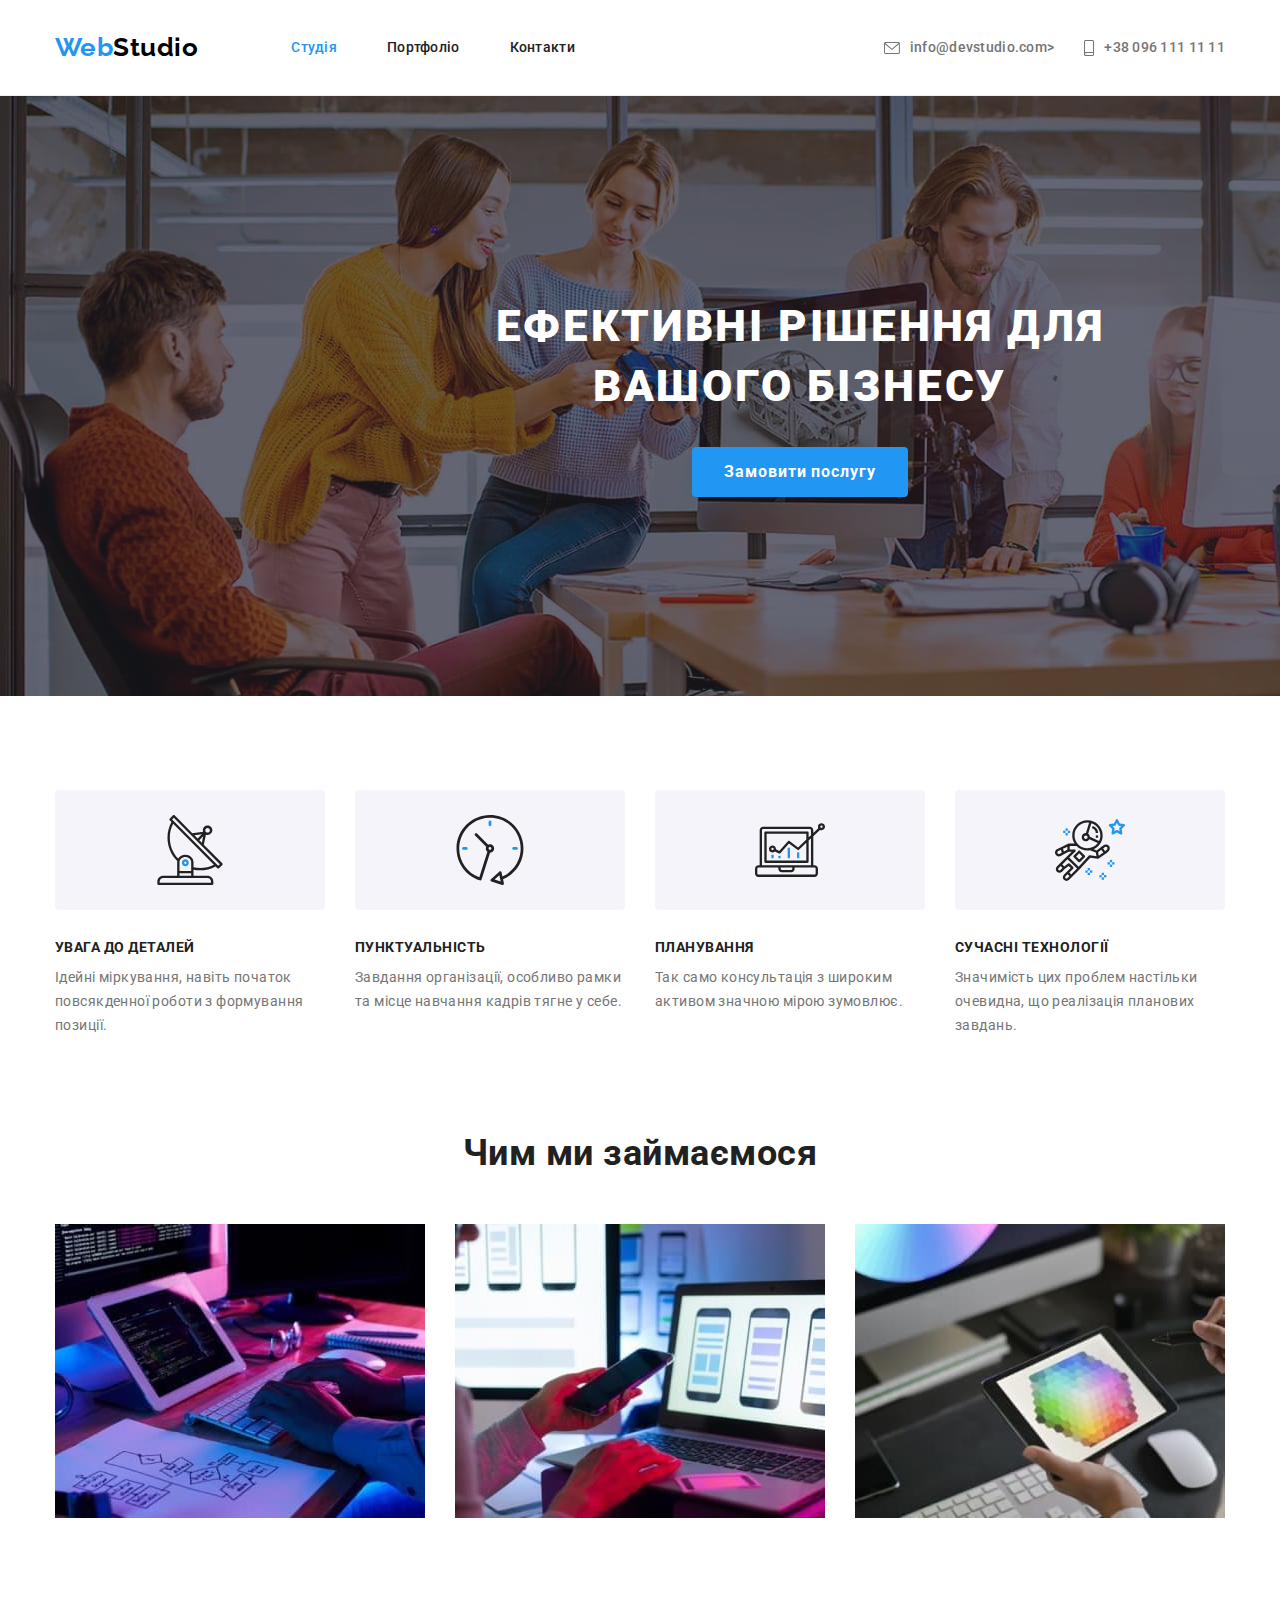
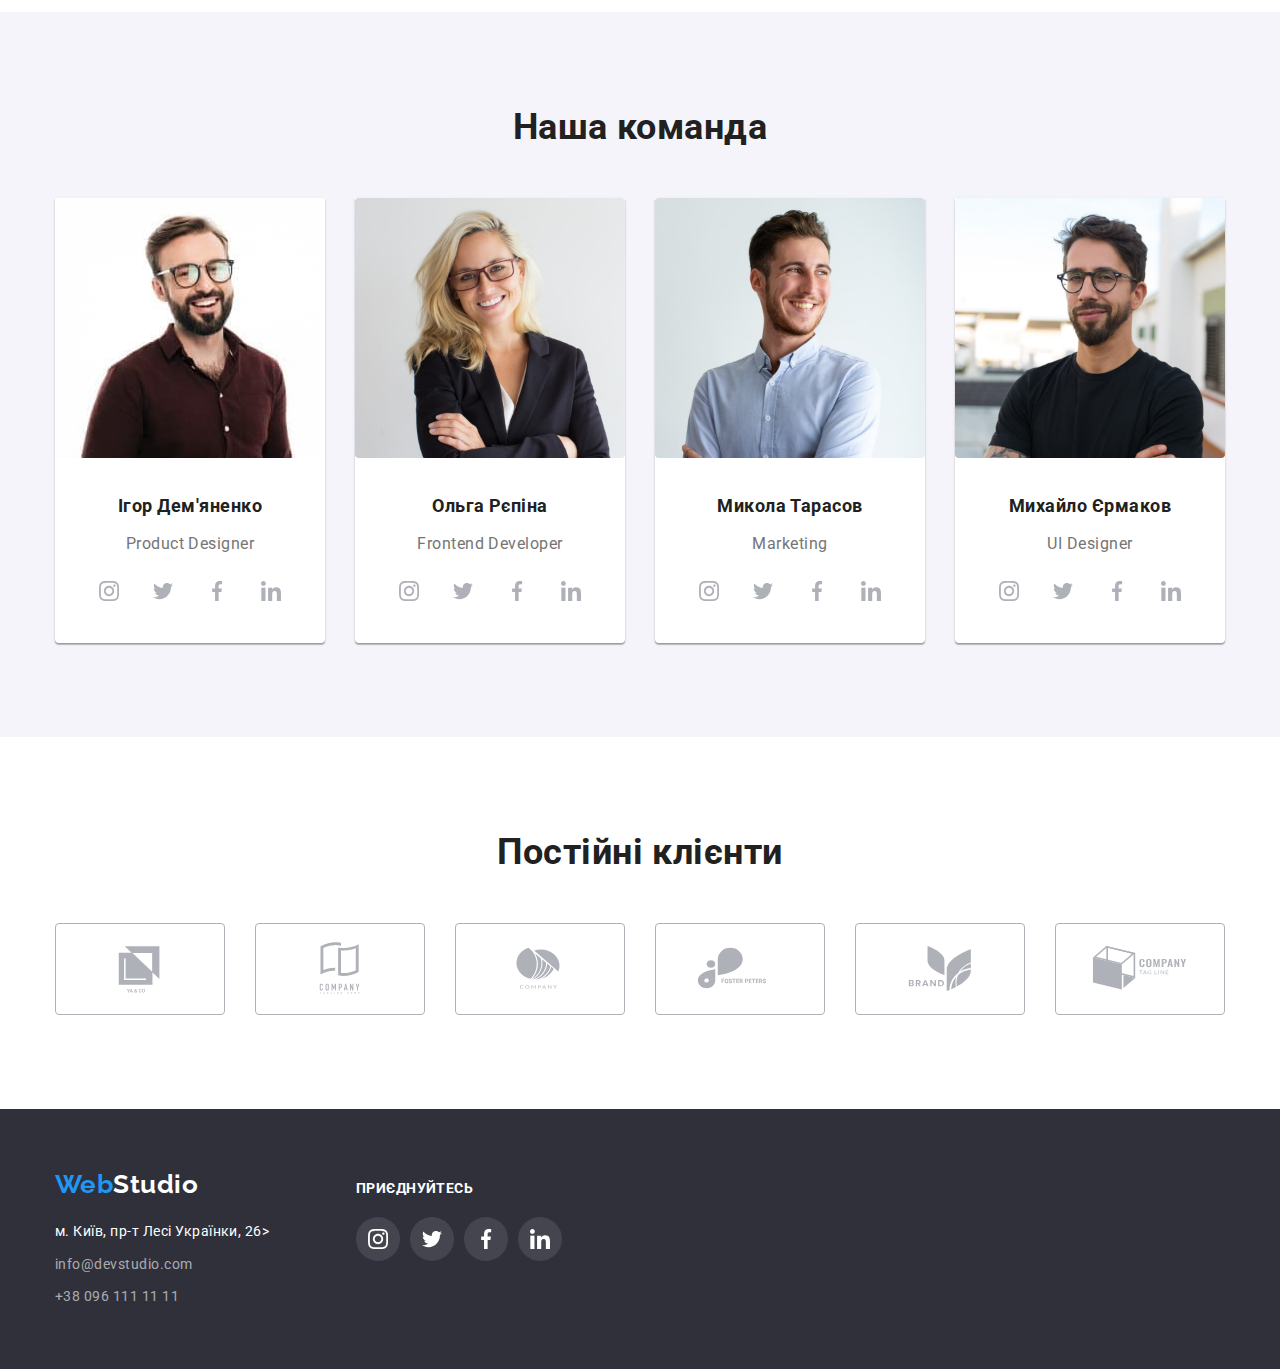
<file: index.html>
<!DOCTYPE html>
<html lang="uk">
  <head>
    <meta charset="UTF-8" />
    <meta http-equiv="X-UA-Compatible" content="IE=edge" />
    <meta name="viewport" content="width=device-width, initial-scale=1.0" />
    <title>WebStudio</title>
    <link rel="preconnect" href="https://fonts.googleapis.com" />
    <link rel="preconnect" href="https://fonts.gstatic.com" crossorigin />
    <link
      href="https://fonts.googleapis.com/css2?family=Raleway:wght@700&family=Roboto:ital,wght@0,400;0,500;0,700;1,900&display=swap"
      rel="stylesheet"
    />
    <link
      rel="stylesheet"
      href="https://cdn.jsdelivr.net/npm/modern-normalize@1.1.0/modern-normalize.min.css"
    />
    <link rel="stylesheet" href="css/styles.css" />
  </head>
  <body>
    <!--header-->

    <header class="page-header">
      <div class="container page-header-container">
        <!--nav-->

        <nav class="page-navigation">
          <a class="logo link" href="./index.html">
            <span class="logo1">Web</span><span class="logo2">Studio</span></a
          >
          <ul class="menu list">
            <li class="menu-item">
              <a class="menu-link menu-link-active link" href="./index.html"
                >Студія</a
              >
            </li>
            <li class="menu-item">
              <a class="menu-link link" href="./portfolio.html">Портфоліо</a>
            </li>
            <li class="menu-item">
              <a class="menu-link link" href="#contacts">Контакти</a>
            </li>
          </ul>
        </nav>

        <!--contact-->

        <ul class="menu-contact list">
          <li class="menu-item-contact">
            <a class="contact-email link" href="mailto:info@devstudio.com"
              ><svg lang="en" aria-label="envelope icon" class="envelope-icon">
                <use href="./images/sprite.svg#icon-envelope"></use>
              </svg>
              info@devstudio.com>
            </a>
          </li>

          <li class="menu-item-contact">
            <a class="contact-phone-number link" href="tel:+380961111111"
              ><svg
                lang="en"
                aria-label="icon-smartphone icon"
                class="smartphone-icon"
              >
                <use href="./images/sprite.svg#icon-smartphone"></use>
              </svg>
              +38 096 111 11 11
            </a>
          </li>
        </ul>
      </div>
    </header>

    <!--main-->
    <main>
      <!--section title-->

      <section class="section-title title-light">
        <div class="container-title">
          <h1 class="title">Ефективні рішення для вашого бізнесу</h1>
          <button type="button" class="modal-open-btn">Замовити послугу</button>
        </div>
      </section>

      <!--stction text-->

      <section class="section section-text">
        <div class="container">
          <h2 class="text-visually-hidden">Наші переваги</h2>

          <ul class="text list">
            <li class="text-item">
              <div class="group-list-link">
                <svg
                  lang="en"
                  aria-label="antenna icon"
                  class="group-list-icon"
                >
                  <use href="./images/sprite.svg#icon-antenna"></use>
                </svg>
              </div>

              <h3 class="title-text">Увага до деталей</h3>
              <p class="text-text">
                Ідейні міркування, навіть початок повсякденної роботи з
                формування позиції.
              </p>
            </li>

            <li class="text-item">
              <div class="group-list-link">
                <svg lang="en" aria-label="clock icon" class="group-list-icon">
                  <use href="./images/sprite.svg#icon-clock"></use>
                </svg>
              </div>
              <h3 class="title-text">Пунктуальність</h3>
              <p class="text-text">
                Завдання організації, особливо рамки та місце навчання кадрів
                тягне у себе.
              </p>
            </li>

            <li class="text-item">
              <div class="group-list-link">
                <svg
                  lang="en"
                  aria-label="diagram icon"
                  class="group-list-icon"
                >
                  <use href="./images/sprite.svg#icon-diagram"></use>
                </svg>
              </div>
              <h3 class="title-text">Планування</h3>
              <p class="text-text">
                Так само консультація з широким активом значною мірою зумовлює.
              </p>
            </li>

            <li class="text-item">
              <div class="group-list-link">
                <svg
                  lang="en"
                  aria-label="astronaut icon"
                  class="group-list-icon"
                >
                  <use href="./images/sprite.svg#icon-astronaut"></use>
                </svg>
              </div>
              <h3 class="title-text">Сучасні технології</h3>
              <p class="text-text">
                Значимість цих проблем настільки очевидна, що реалізація
                планових завдань.
              </p>
            </li>
          </ul>
        </div>
      </section>

      <!--section images-->

      <section id="images" class="section section-images">
        <div class="container">
          <h2 class="title-images">Чим ми займаємося</h2>
          <ul class="images list">
            <li class="images-item">
              <img
                class="images-img"
                src="./images/img-1.jpg"
                alt="Людина працює за комп'ютером"
                width="370"
                height="294"
              />
            </li>
            <li class="images-item">
              <img
                class="images-img"
                src="./images/img-2.jpg"
                alt="Людина тримає смартфон"
                width="370"
                height="294"
              />
            </li>
            <li class="images-item">
              <img
                class="images-img"
                src="./images/img-3.jpg"
                alt="Людина вибирає колір"
                width="370"
                height="294"
              />
            </li>
          </ul>
        </div>
      </section>

      <!--section photo-->

      <section id="photo" class="section section-photo">
        <div class="container container-photo">
          <h2 class="title-photo">Наша команда</h2>
          <ul class="photo list">
            <li class="photo-item">
              <img
                class="photo-img"
                src="./images/img-4.jpg"
                alt="Ігор Дем'яненко"
                width="270"
                height="260"
              />
              <div class="caption">
                <h3 class="title-name">Ігор Дем'яненко</h3>
                <p class="position" lang="en">Product Designer</p>
                <ul class="social-list list">
                  <li class="social-list-item">
                    <a href="" class="social-list-link">
                      <svg
                        lang="en"
                        aria-label="instagram icon"
                        class="social-list-icon"
                      >
                        <use href="./images/sprite.svg#icon-instagram"></use>
                      </svg>
                    </a>
                  </li>
                  <li class="social-list-item">
                    <a href="" class="social-list-link">
                      <svg
                        lang="en"
                        aria-label="twitter icon"
                        class="social-list-icon"
                      >
                        <use href="./images/sprite.svg#icon-twitter"></use>
                      </svg>
                    </a>
                  </li>
                  <li class="social-list-item">
                    <a href="" class="social-list-link">
                      <svg
                        lang="en"
                        aria-label="facebook icon"
                        class="social-list-icon"
                      >
                        <use href="./images/sprite.svg#icon-facebook"></use>
                      </svg>
                    </a>
                  </li>
                  <li class="social-list-item">
                    <a href="" class="social-list-link">
                      <svg
                        lang="en"
                        aria-label="linkedin icon"
                        class="social-list-icon"
                      >
                        <use href="./images/sprite.svg#icon-linkedin"></use>
                      </svg>
                    </a>
                  </li>
                </ul>
              </div>
            </li>

            <li class="photo-item">
              <img
                class="photo-img"
                src="./images/img-5.jpg"
                alt="Ольга Репіна"
                width="270"
                height="260"
              />
              <div class="caption">
                <h3 class="title-name">Ольга Рєпіна</h3>
                <p class="position" lang="en">Frontend Developer</p>
                <ul class="social-list list">
                  <li class="social-list-item">
                    <a href="" class="social-list-link">
                      <svg
                        lang="en"
                        aria-label="instagram icon"
                        class="social-list-icon"
                      >
                        <use href="./images/sprite.svg#icon-instagram"></use>
                      </svg>
                    </a>
                  </li>
                  <li class="social-list-item">
                    <a href="" class="social-list-link">
                      <svg
                        lang="en"
                        aria-label="twitter icon"
                        class="social-list-icon"
                      >
                        <use href="./images/sprite.svg#icon-twitter"></use>
                      </svg>
                    </a>
                  </li>
                  <li class="social-list-item">
                    <a href="" class="social-list-link">
                      <svg
                        lang="en"
                        aria-label="facebook icon"
                        class="social-list-icon"
                      >
                        <use href="./images/sprite.svg#icon-facebook"></use>
                      </svg>
                    </a>
                  </li>
                  <li class="social-list-item">
                    <a href="" class="social-list-link">
                      <svg
                        lang="en"
                        aria-label="linkedin icon"
                        class="social-list-icon"
                      >
                        <use href="./images/sprite.svg#icon-linkedin"></use>
                      </svg>
                    </a>
                  </li>
                </ul>
              </div>
            </li>
            <li class="photo-item">
              <img
                class="photo-img"
                src="./images/img-6.jpg"
                alt="Микола Тарасов"
                width="270"
                height="260"
              />
              <div class="caption">
                <h3 class="title-name">Микола Тарасов</h3>
                <p class="position" lang="en">Marketing</p>
                <ul class="social-list list">
                  <li class="social-list-item">
                    <a href="" class="social-list-link">
                      <svg
                        lang="en"
                        aria-label="instagram icon"
                        class="social-list-icon"
                      >
                        <use href="./images/sprite.svg#icon-instagram"></use>
                      </svg>
                    </a>
                  </li>
                  <li class="social-list-item">
                    <a href="" class="social-list-link">
                      <svg
                        lang="en"
                        aria-label="twitter icon"
                        class="social-list-icon"
                      >
                        <use href="./images/sprite.svg#icon-twitter"></use>
                      </svg>
                    </a>
                  </li>
                  <li class="social-list-item">
                    <a href="" class="social-list-link">
                      <svg
                        lang="en"
                        aria-label="facebook icon"
                        class="social-list-icon"
                      >
                        <use href="./images/sprite.svg#icon-facebook"></use>
                      </svg>
                    </a>
                  </li>
                  <li class="social-list-item">
                    <a href="" class="social-list-link">
                      <svg
                        lang="en"
                        aria-label="linkedin icon"
                        class="social-list-icon"
                      >
                        <use href="./images/sprite.svg#icon-linkedin"></use>
                      </svg>
                    </a>
                  </li>
                </ul>
              </div>
            </li>
            <li class="photo-item">
              <img
                class="photo-img"
                src="./images/img-7.jpg"
                alt="Михайло Єрмаков"
                width="270"
                height="260"
              />
              <div class="caption">
                <h3 class="title-name">Михайло Єрмаков</h3>
                <p class="position" lang="en">UI Designer</p>
                <ul class="social-list list">
                  <li class="social-list-item">
                    <a href="" class="social-list-link">
                      <svg
                        lang="en"
                        aria-label="instagram icon"
                        class="social-list-icon"
                      >
                        <use href="./images/sprite.svg#icon-instagram"></use>
                      </svg>
                    </a>
                  </li>
                  <li class="social-list-item">
                    <a href="" class="social-list-link">
                      <svg
                        lang="en"
                        aria-label="twitter icon"
                        class="social-list-icon"
                      >
                        <use href="./images/sprite.svg#icon-twitter"></use>
                      </svg>
                    </a>
                  </li>
                  <li class="social-list-item">
                    <a href="" class="social-list-link">
                      <svg
                        lang="en"
                        aria-label="facebook icon"
                        class="social-list-icon"
                      >
                        <use href="./images/sprite.svg#icon-facebook"></use>
                      </svg>
                    </a>
                  </li>
                  <li class="social-list-item">
                    <a href="" class="social-list-link">
                      <svg
                        lang="en"
                        aria-label="linkedin icon"
                        class="social-list-icon"
                      >
                        <use href="./images/sprite.svg#icon-linkedin"></use>
                      </svg>
                    </a>
                  </li>
                </ul>
              </div>
            </li>
          </ul>
        </div>
      </section>

      <!--section client-->

      <section class="section section-client">
        <div class="container container-client">
          <h2 class="title-client">Постійні клієнти</h2>
          <ul class="client-list list">
            <li class="client-list-item">
              <a href="" class="client-list-link">
                <svg lang="en" aria-label="logo1 icon" class="client-list-icon">
                  <use href="./images/sprite.svg#icon-logo1"></use>
                </svg>
              </a>
            </li>
            <li class="client-list-item">
              <a href="" class="client-list-link">
                <svg lang="en" aria-label="logo2 icon" class="client-list-icon">
                  <use href="./images/sprite.svg#icon-logo2"></use>
                </svg>
              </a>
            </li>
            <li class="client-list-item">
              <a href="" class="client-list-link">
                <svg lang="en" aria-label="logo3 icon" class="client-list-icon">
                  <use href="./images/sprite.svg#icon-logo3"></use>
                </svg>
              </a>
            </li>
            <li class="client-list-item">
              <a href="" class="client-list-link">
                <svg lang="en" aria-label="logo4 icon" class="client-list-icon">
                  <use href="./images/sprite.svg#icon-logo4"></use>
                </svg>
              </a>
            </li>
            <li class="client-list-item">
              <a href="" class="client-list-link">
                <svg lang="en" aria-label="logo5 icon" class="client-list-icon">
                  <use href="./images/sprite.svg#icon-logo5"></use>
                </svg>
              </a>
            </li>
            <li class="client-list-item">
              <a href="" class="client-list-link">
                <svg lang="en" aria-label="logo6 icon" class="client-list-icon">
                  <use href="./images/sprite.svg#icon-logo6"></use>
                </svg>
              </a>
            </li>
          </ul>
        </div>
      </section>
    </main>

    <!--footer-->

    <footer id="contacts" class="page-footer">
      <div class="container container-footer">
        <div class="footer">
          <a class="logo-footer link" href="./index.html"
            ><span class="logo3">Web</span><span class="logo4">Studio</span></a
          >
          <ul class="footer list">
            <li class="footer-item">
              <a
                class="maps link"
                href="https://goo.gl/maps/CPtrU1FHBa2aNyZL9"
                target="_blank"
                rel="noopener noreferrer nofollow"
                >м. Київ, пр-т Лесі Українки, 26></a
              >
            </li>
            <li class="footer-item">
              <a class="contact-email1 link" href="mailto:info@devstudio.com"
                >info@devstudio.com</a
              >
            </li>
            <li class="footer-item">
              <a class="contact-phone-number1 link" href="tel:+380961111111"
                >+38 096 111 11 11</a
              >
            </li>
          </ul>
        </div>
        <div class="container-social">
          <p class="title-social">Приєднуйтесь</p>
          <ul class="social-list1 list">
            <li class="social-list-item1">
              <a href="" class="social-list-link1">
                <svg
                  lang="en"
                  aria-label="instagram icon"
                  class="social-list-icon1"
                >
                  <use href="./images/sprite.svg#icon-instagram"></use>
                </svg>
              </a>
            </li>
            <li class="social-list-item1">
              <a href="" class="social-list-link1">
                <svg
                  lang="en"
                  aria-label="twitter icon"
                  class="social-list-icon1"
                >
                  <use href="./images/sprite.svg#icon-twitter"></use>
                </svg>
              </a>
            </li>
            <li class="social-list-item1">
              <a href="" class="social-list-link1">
                <svg
                  lang="en"
                  aria-label="facebook icon"
                  class="social-list-icon1"
                >
                  <use href="./images/sprite.svg#icon-facebook"></use>
                </svg>
              </a>
            </li>
            <li class="social-list-item1">
              <a href="" class="social-list-link1">
                <svg
                  lang="en"
                  aria-label="linkedin icon"
                  class="social-list-icon1"
                >
                  <use href="./images/sprite.svg#icon-linkedin"></use>
                </svg>
              </a>
            </li>
          </ul>
        </div>
      </div>
    </footer>
  </body>
</html>
</file>
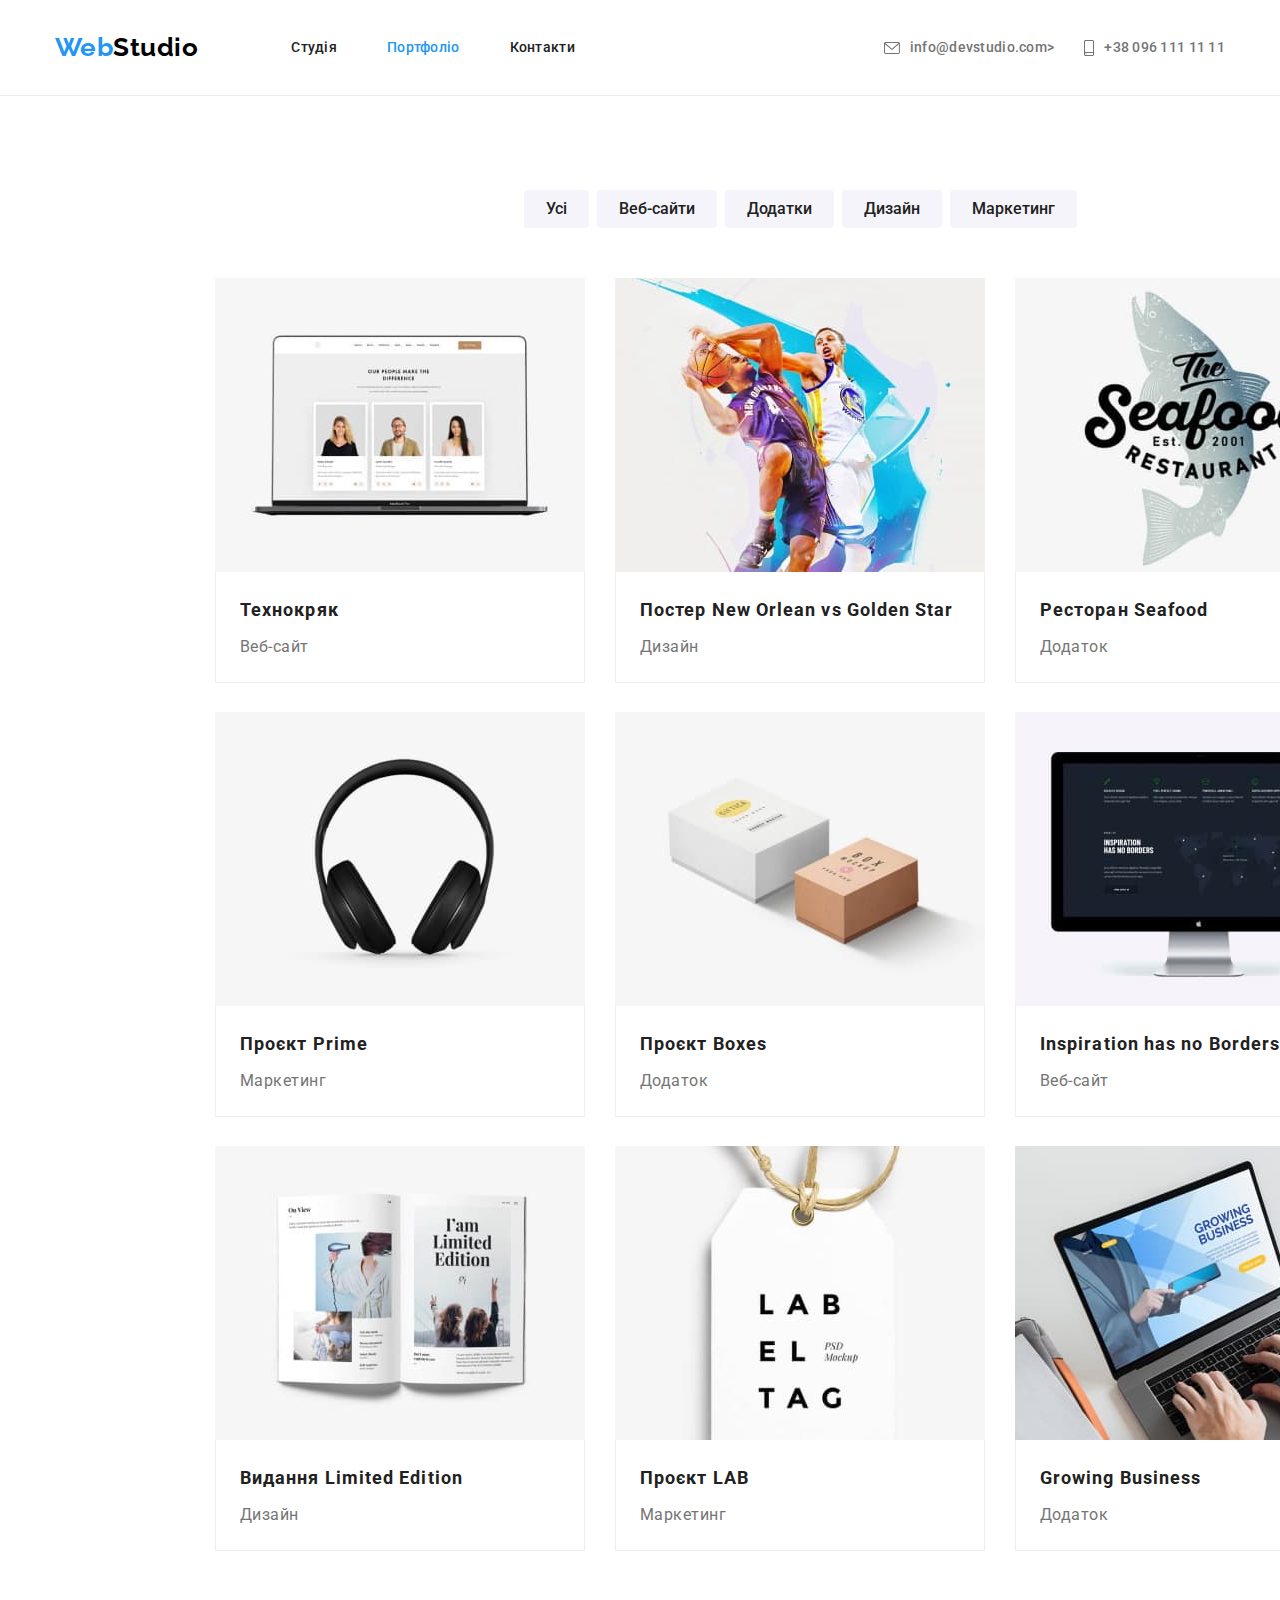
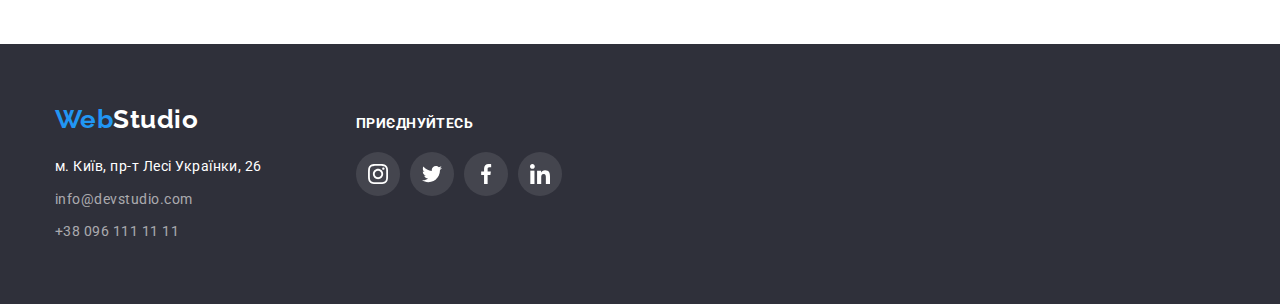
<file: portfolio.html>
<!DOCTYPE html>
<html lang="uk">
  <head>
    <meta charset="UTF-8" />
    <meta http-equiv="X-UA-Compatible" content="IE=edge" />
    <meta name="viewport" content="width=device-width, initial-scale=1.0" />
    <title>WebStudio</title>
    <link rel="preconnect" href="https://fonts.googleapis.com" />
    <link rel="preconnect" href="https://fonts.gstatic.com" crossorigin />
    <link
      href="https://fonts.googleapis.com/css2?family=Raleway:wght@700&family=Roboto:ital,wght@0,400;0,500;0,700;1,900&display=swap"
      rel="stylesheet"
    />
    <link
      rel="stylesheet"
      href="https://cdn.jsdelivr.net/npm/modern-normalize@1.1.0/modern-normalize.min.css"
    />
    <link rel="stylesheet" href="css/styles.css" />
  </head>
  <body>
    <!--header-->

    <header class="page-header">
      <div class="container page-header-container">
        <!--nav-->

        <nav class="page-navigation">
          <a class="logo link" href="./index.html">
            <span class="logo1">Web</span><span class="logo2">Studio</span></a
          >
          <ul class="menu list">
            <li class="menu-item">
              <a class="menu-link link" href="./index.html">Студія</a>
            </li>
            <li class="menu-item">
              <a class="menu-link menu-link-active link" href="./portfolio.html"
                >Портфоліо</a
              >
            </li>
            <li class="menu-item">
              <a class="menu-link link" href="#contacts">Контакти</a>
            </li>
          </ul>
        </nav>

        <!--contact-->

        <ul class="menu-contact list">
          <li class="menu-item-contact">
            <a class="contact-email link" href="mailto:info@devstudio.com"
              ><svg lang="en" aria-label="envelope icon" class="envelope-icon">
                <use href="./images/sprite.svg#icon-envelope"></use>
              </svg>
              info@devstudio.com>
            </a>
          </li>

          <li class="menu-item-contact">
            <a class="contact-phone-number link" href="tel:+380961111111"
              ><svg
                lang="en"
                aria-label="icon-smartphone icon"
                class="smartphone-icon"
              >
                <use href="./images/sprite.svg#icon-smartphone"></use>
              </svg>
              +38 096 111 11 11
            </a>
          </li>
        </ul>
      </div>
    </header>

    <!--main-->

    <main>
      <section class="section-portfolio">
        <div class="container">
          <h1 class="text-visually-hidden">Portfolio</h1>
          <ul class="button bunton-container list">
            <li class="button-item">
              <button type="button" class="modal-open-btn-portfolio">
                Усі
              </button>
            </li>
            <li class="button-item">
              <button type="button" class="modal-open-btn-portfolio">
                Веб-сайти
              </button>
            </li>
            <li class="button-item">
              <button type="button" class="modal-open-btn-portfolio">
                Додатки
              </button>
            </li>
            <li class="button-item">
              <button type="button" class="modal-open-btn-portfolio">
                Дизайн
              </button>
            </li>
            <li class="button-item">
              <button type="button" class="modal-open-btn-portfolio">
                Маркетинг
              </button>
            </li>
          </ul>

          <!--images-->

          <ul class="images-portfolio list">
            <li class="images-portfolio-item">
              <a href="#" class="images-link link">
                <img
                  class="images-img-portfolio"
                  src="./images/img-8.jpg"
                  alt="Люди на фото"
                  width="370"
                  height="294"
                />
                <div class="description">
                  <h2 class="title-portfolio">Технокряк</h2>
                  <p class="text-portfolio">Веб-сайт</p>
                </div>
              </a>
            </li>
            <li class="images-portfolio-item">
              <a href="#" class="images-link link">
                <img
                  class="images-img-portfolio"
                  src="./images/img-9.jpg"
                  alt="Спортсмени"
                  width="370"
                  height="294"
                />
                <div class="description">
                  <h2 class="title-portfolio">
                    Постер New Orlean vs Golden Star
                  </h2>
                  <p class="text-portfolio">Дизайн</p>
                </div>
              </a>
            </li>
            <li class="images-portfolio-item">
              <a href="#" class="images-link link">
                <img
                  class="images-img-portfolio"
                  src="./images/img-10.jpg"
                  alt="Реклама ресторана"
                  width="370"
                  height="294"
                />
                <div class="description">
                  <h2 class="title-portfolio">Ресторан Seafood</h2>
                  <p class="text-portfolio">Додаток</p>
                </div>
              </a>
            </li>
            <li class="images-portfolio-item">
              <a href="#" class="images-link link">
                <img
                  class="images-img-portfolio"
                  src="./images/img-11.jpg"
                  alt="Навушники"
                  width="370"
                  height="294"
                />
                <div class="description">
                  <h2 class="title-portfolio">Проєкт Prime</h2>
                  <p class="text-portfolio">Маркетинг</p>
                </div>
              </a>
            </li>
            <li class="images-portfolio-item">
              <a href="#" class="images-link link">
                <img
                  class="images-img-portfolio"
                  src="./images/img-12.jpg"
                  alt="Коробки"
                  width="370"
                  height="294"
                />
                <div class="description">
                  <h2 class="title-portfolio">Проєкт Boxes</h2>
                  <p class="text-portfolio">Додаток</p>
                </div>
              </a>
            </li>
            <li class="images-portfolio-item">
              <a href="#" class="images-link link">
                <img
                  class="images-portfolio-img"
                  src="./images/img-13.jpg"
                  alt="Монітор"
                  width="370"
                  height="294"
                />
                <div class="description">
                  <h2 class="title-portfolio" lang="en">
                    Inspiration has no Borders
                  </h2>
                  <p class="text-portfolio">Веб-сайт</p>
                </div>
              </a>
            </li>
            <li class="images-portfolio-item">
              <a href="#" class="images-link link">
                <img
                  class="images-portfolio-img"
                  src="./images/img-14.jpg"
                  alt="Видання"
                  width="370"
                  height="294"
                />
                <div class="description">
                  <h2 class="title-portfolio" lang="en">
                    Видання Limited Edition
                  </h2>
                  <p class="text-portfolio">Дизайн</p>
                </div>
              </a>
            </li>
            <li class="images-portfolio-item">
              <a href="#" class="images-link link">
                <img
                  class="images-portfolio-img"
                  src="./images/img-15.jpg"
                  alt="Проект лаб"
                  width="370"
                  height="294"
                />
                <div class="description">
                  <h2 class="title-portfolio">Проєкт LAB</h2>
                  <p class="text-portfolio">Маркетинг</p>
                </div>
              </a>
            </li>
            <li class="images-portfolio-item">
              <a href="#" class="images-link link">
                <img
                  class="images-portfolio-img"
                  src="./images/img-16.jpg"
                  alt="Комп'ютер"
                  width="370"
                  height="294"
                />
                <div class="description">
                  <h2 class="title-portfolio" lang="en">Growing Business</h2>
                  <p class="text-portfolio">Додаток</p>
                </div>
              </a>
            </li>
          </ul>
        </div>
      </section>
    </main>

    <!--footer-->

    <footer id="contacts" class="page-footer">
      <div class="container container-footer">
        <div class="footer">
          <a class="logo-footer link" href="./index.html"
            ><span class="logo3">Web</span><span class="logo4">Studio</span></a
          >
          <ul class="footer list">
            <li class="footer-item">
              <a
                class="maps link"
                href="https://goo.gl/maps/CPtrU1FHBa2aNyZL9"
                target="_blank"
                rel="noopener noreferrer nofollow"
                >м. Київ, пр-т Лесі Українки, 26</a
              >
            </li>
            <li class="footer-item">
              <a class="contact-email1 link" href="mailto:info@devstudio.com"
                >info@devstudio.com</a
              >
            </li>
            <li class="footer-item">
              <a class="contact-phone-number1 link" href="tel:+380961111111"
                >+38 096 111 11 11</a
              >
            </li>
          </ul>
        </div>
        <div class="container-social">
          <p class="title-social">Приєднуйтесь</p>
          <ul class="social-list1 list">
            <li class="social-list-item1">
              <a href="" class="social-list-link1">
                <svg
                  lang="en"
                  aria-label="instagram icon"
                  class="social-list-icon1"
                >
                  <use href="./images/sprite.svg#icon-instagram"></use>
                </svg>
              </a>
            </li>
            <li class="social-list-item1">
              <a href="" class="social-list-link1">
                <svg
                  lang="en"
                  aria-label="twitter icon"
                  class="social-list-icon1"
                >
                  <use href="./images/sprite.svg#icon-twitter"></use>
                </svg>
              </a>
            </li>
            <li class="social-list-item1">
              <a href="" class="social-list-link1">
                <svg
                  lang="en"
                  aria-label="facebook icon"
                  class="social-list-icon1"
                >
                  <use href="./images/sprite.svg#icon-facebook"></use>
                </svg>
              </a>
            </li>
            <li class="social-list-item1">
              <a href="" class="social-list-link1">
                <svg
                  lang="en"
                  aria-label="linkedin icon"
                  class="social-list-icon1"
                >
                  <use href="./images/sprite.svg#icon-linkedin"></use>
                </svg>
              </a>
            </li>
          </ul>
        </div>
      </div>
    </footer>
  </body>
</html>
</file>
<file: css/styles.css>
:root {
  --primary-font: "Roboto", sans-serif;
  --primary-text-color-dark: #212121;
  --secondary-text-color-dark: #757575;
  --tertiary-text-color-dark: #000000;
  --primary-text-color-light: #ffffff;
  --section-color-dark: #2f303a;
  --section-color-light1: #f5f5f5;
  --section-color-light2: #f5f4fa;
  --section-color-light3: #eeeeee;
  --line-color-light4: #ececec;
  --aczent-font: #2196f3;
  --aczent-font-active: #188ce8;
}

h1,
h2,
h3,
p {
  margin-top: 0;
  margin-bottom: 0;
}

ol,
ul {
  margin-top: 0;
  margin-bottom: 0;
  padding-left: 0;
}

.link {
  text-decoration: none;
}

.list {
  list-style: none;
}

img {
  display: block;
}

button {
  cursor: pointer;
}

body {
  font-family: var(--primary-font);
  letter-spacing: 0.03em;
}

.container {
  width: 1200px;
  margin-left: auto;
  margin-right: auto;
  padding-left: 15px;
  padding-right: 15px;
}


/*==========header==========*/

.page-header {
  color: var(--primary-text-color-light);
  border-bottom: 1px solid var(--line-color-light4);
  padding-top: 32px;
  padding-bottom: 32px;
  margin-left: auto;
  margin-right: auto;
}

.page-header-container {
  display: flex;
  align-items: center;
}

.page-navigation {
  display: flex;
  align-items: center;
}

.logo {
  margin-right: 93px;
}

.menu {
  display: flex;
  column-gap: 50px;
}

.menu-contact {
  display: flex;
  margin-left: auto;
}

.logo1 {
  font-family: "Raleway", sans-serif;
  font-weight: 700;
  font-style: normal;
  font-size: 26px;
  line-height: 1.2;
  color: var(--aczent-font);
}

.logo2 {
  font-family: "Raleway", sans-serif;
  font-weight: 700;
  font-style: normal;
  font-size: 26px;
  line-height: 1.2;
  color: var(--tertiary-text-color-dark);
}

.menu-link {
  font-weight: 500;
  font-style: normal;
  font-size: 14px;
  line-height: 1.14;
  letter-spacing: 0.02em;
  color: var(--primary-text-color-dark);
}

.menu-link-active {
  color: var(--aczent-font);
}

.menu-link:hover,
.menu-link:focus {
  color: var(--aczent-font);
}



.envelope-icon {
  width: 16px;
  height: 12px;
  margin-right: 10px;
  
}

.contact-email {
  font-weight: 500;
  font-style: normal;
  font-size: 14px;
  line-height: 1.14;
  letter-spacing: 0.02em;
  color: var(--secondary-text-color-dark);
  fill: currentColor;
  margin-right: 30px;
  display: flex;
  align-items: center;
}

.contact-email:hover,
.contact-email:focus {
  color: var(--aczent-font);
}

.smartphone-icon {
  width: 10px;
  height: 16px;
  margin-right: 10px;
  
}

.contact-phone-number {
  font-weight: 500;
  font-style: normal;
  font-size: 14px;
  line-height: 1.14;
  letter-spacing: 0.02em;
  color: var(--secondary-text-color-dark);
  fill: currentColor;
  display: flex;
  align-items: center;
}

.contact-phone-number:hover,
.contact-phone-number:focus {
  color: var(--aczent-font);
}

/*==========/header==========*/

/*==========main==========*/

.section-title {
  width: 1600px;
  height: 600px;
  padding-top: 200px;
  padding-bottom: 200px;
  background-color: var(--section-color-dark);
  background-image: linear-gradient(rgba(47, 48, 58, 0.4), rgba(47, 48, 58, 0.4)), url("../images/img-bg.jpg");
  background-size: cover;
  margin-left: auto;
  margin-right: auto;
  
}

.container-title {
  width: 696px;
  height: 120px;
  margin-left: auto;
  margin-right: auto;
}

.title {
  font-weight: 900;
  font-style: normal;
  font-size: 44px;
  line-height: 1.37;
  text-align: center;
  letter-spacing: 0.06em;
  text-transform: uppercase;
  color: var(--primary-text-color-light);
  margin-bottom: 30px;
}

.modal-open-btn {
  font-weight: 700;
  font-style: normal;
  font-size: 16px;
  line-height: 1.9;
  display: flex;
  align-items: center;
  text-align: center;
  justify-content: center;
  letter-spacing: 0.06em;
  width: 216px;
  height: 50px;
  color: var(--primary-text-color-light);
  background-color: var(--aczent-font);
  border-radius: 4px;
  border: none;
  margin-left: auto;
  margin-right: auto;
}

.modal-open-btn:hover,
.modal-open-btn:focus {
  background-color: var(--aczent-font-active);
  box-shadow: 0px 4px 4px rgba(0, 0, 0, 0.15);
}

.section {
  padding-top: 94px;
  padding-bottom: 94px;
}

.section-images {
  padding-top: 0px;
  padding-bottom: 94px;
}

.text {
  display: flex;
  flex-wrap: wrap;
  gap: 30px;
}

.text-visually-hidden {
  position: absolute;
  white-space: nowrap;
  width: 1px;
  height: 1px;
  overflow: hidden;
  border: 0;
  padding: 0;
  clip: rect(0 0 0 0);
  clip-path: inset(50%);
  margin: -1px;
}

.group-list-link {
  display: flex;
  align-items: center;
  justify-content: center;
  width: 270px;
  height: 120px;
  border-radius: 4px;
  background-color: var(--section-color-light2);
  margin-bottom: 30px;
}

.group-list-icon {
  width: 70px;
  height: 70px;
}

.text-item {
  flex-basis: calc((100% - 90px) / 4);
  display: block;
}

.title-text {
  font-weight: 700;
  font-style: normal;
  font-size: 14px;
  line-height: 1.14;
  text-transform: uppercase;
  color: var(--primary-text-color-dark);
  margin-bottom: 10px;
}

.text-text {
  font-weight: 400;
  font-style: normal;
  font-size: 14px;
  line-height: 1.7;
  letter-spacing: 0.03em;
  color: var(--secondary-text-color-dark);
}

.photo,
.images {
  display: flex;
  flex-wrap: wrap;
  gap: 30px;
}

.caption {
  padding: 30px;
}

.title-images,
.title-photo {
  font-weight: 700;
  font-style: normal;
  font-size: 36px;
  line-height: 1.17;
  text-align: center;
  color: var(--primary-text-color-dark);
  margin-bottom: 50px;
}
.photo-img {
  border-radius: 4px;
}

.title-name {
  font-weight: 700;
  font-style: normal;
  font-size: 18px;
  line-height: 2;
  text-align: center;
  color: var(--primary-text-color-dark);
  margin-bottom: 10px;
}

.position {
  font-weight: 400;
  font-style: normal;
  font-size: 16px;
  line-height: 1.19;
  text-align: center;
  color: var(--secondary-text-color-dark);
  margin-bottom: 16px;
}

.section-photo {
  background-color: var(--section-color-light2);
}

.photo-item {
  background-color: var(--primary-text-color-light);
  box-shadow: 0px 1px 3px rgba(0, 0, 0, 0.12), 0px 1px 1px rgba(0, 0, 0, 0.14),
    0px 2px 1px rgba(0, 0, 0, 0.2);
  border-radius: 0px 0px 4px 4px;
}

.social-list {
  display: flex;
  justify-content: center;
  column-gap: 10px;
}

.social-list-link {
  display: flex;
  align-items: center;
  justify-content: center;
  width: 44px;
  height: 44px;
  border-radius: 50%;
  background-color: var(--primary-text-color-light);
  fill: #AFB1B8;
}

.social-list-link:hover,
.social-list-link:focus {
  background-color: var(--aczent-font);
}

.social-list-link:hover .social-list-icon,
.social-list-link:focus .social-list-icon {
  fill: var(--primary-text-color-light);
}

.social-list-icon {
  width: 20px;
  height: 20px;
 
}

.section-client {
  background: var(--primary-text-color-light);
}

.title-client {
  font-weight: 700;
  font-style: normal;
  font-size: 36px;
  line-height: 1.17;
  text-align: center;
  color: var(--primary-text-color-dark);
  margin-bottom: 50px;
}

.client-list {
  display: flex;
  justify-content: center;
  column-gap: 30px;
}

.client-list-link {
  display: flex;
  align-items: center;
  justify-content: center;
  width: 170px;
  height: 92px;
  border: 1px solid #AFB1B8;
  border-radius: 4px;
  background-color: var(--primary-text-color-light);
  fill: #AFB1B8;
}

.client-list-link:hover,
.client-list-link:focus {
  border: 1px solid var(--aczent-font);
  border-radius: 4px;
  
}

.client-list-link:hover .client-list-icon,
.client-list-link:focus .client-list-icon {
  fill: var(--aczent-font);
}

.client-list-icon {
  width: 106px;
  height: 60px;
}

/*==========main==========*/

/*==========footer==========*/
.page-footer {
  background: var(--section-color-dark);
  padding-top: 60px;
  padding-bottom: 60px;
}

.logo-footer {
  display: inline-block;
  margin-bottom: 20px;
}

.logo3 {
  font-family: "Raleway", sans-serif;
  font-weight: 700;
  font-style: normal;
  font-size: 26px;
  line-height: 1.19;
  color: var(--aczent-font);
}

.logo4 {
  font-family: "Raleway", sans-serif;
  font-weight: 700;
  font-style: normal;
  font-size: 26px;
  line-height: 1.19;
  color: var(--primary-text-color-light);
}

.footer-item:not(:nth-child(3)) {
  margin-bottom: 9px;
}

.maps {
  font-weight: 400;
  font-style: normal;
  font-size: 14px;
  line-height: 1.7;
  width: 231px;
  height: 21px;
  color: var(--primary-text-color-light);
}

.contact-email1 {
  font-weight: 400;
  font-style: normal;
  font-size: 14px;
  line-height: 1.7;
  width: 231px;
  height: 21px;
  color: rgba(255, 255, 255, 0.6);
}

.contact-phone-number1 {
  font-weight: 400;
  font-style: normal;
  font-size: 14px;
  line-height: 1.7;
  width: 231px;
  height: 21px;
  color: rgba(255, 255, 255, 0.6);
}

.contact-phone-number1:hover,
.contact-phone-number1:focus {
  color: var(--aczent-font);
}

.contact-email1:hover,
.contact-email1:focus {
  color: var(--aczent-font);
}

.title-social {
  font-style: normal;
  font-weight: 700;
  font-size: 14px;
  line-height: 1.14;
  letter-spacing: 0.03em;
  text-transform: uppercase;
  color: var(--primary-text-color-light);
  margin-bottom: 20px;
}

.social-list1 {
  display: flex;
  align-items: baseline;
  column-gap: 10px;
 
}


.social-list-link1 {
  display: flex;
  align-items: center;
  justify-content: center;
  width: 44px;
  height: 44px;
  border-radius: 50%;
  background: rgba(255, 255, 255, 0.1);
  
}

.social-list-link1:hover,
.social-list-link1:focus {
  background-color: var(--aczent-font);
}

.social-list-link1:hover .social-list-icon1,
.social-list-link1:focus .social-list-icon1 {
  fill: var(--primary-text-color-light);
}

.social-list-icon1 {
  width: 20px;
  height: 20px;
  fill: var(--primary-text-color-light);
}

.container-footer {
  display: flex;
  align-items: baseline;
  column-gap: 70px;
}
.footer {
  width: 231px;
}

/*==========/footer==========*/

/*==========main-portfolio==========*/

.section-portfolio {
  padding-top: 94px;
  padding-bottom: 94px;
  width: 1600px;
  margin-left: auto;
  margin-right: auto;
}

.text-visually-hidden {
  position: absolute;
  white-space: nowrap;
  width: 1px;
  height: 1px;
  overflow: hidden;
  border: 0;
  padding: 0;
  clip: rect(0 0 0 0);
  clip-path: inset(50%);
  margin: -1px;
}

.modal-open-btn-portfolio {
  font-weight: 500;
  font-style: normal;
  font-size: 16px;
  line-height: 1.6;
  text-align: center;
  border: none;
  border-radius: 4px;
  color: var(--primary-text-color-dark);
  background-color: var(--section-color-light2);
  padding: 6px 22px;
}

.bunton-container {
  display: flex;
  align-items: center;
  justify-content: center;
  gap: 8px;
  margin-bottom: 50px;
}

.modal-open-btn-portfolio:hover,
.modal-open-btn-portfolio:focus {
  background: var(--aczent-font);
  box-shadow: 0px 3px 1px rgba(0, 0, 0, 0.1), 
  0px 1px 2px rgba(0, 0, 0, 0.08),
  0px 2px 2px rgba(0, 0, 0, 0.12);
}

.modal-open-btn-portfolio:hover,
.modal-open-btn-portfolio:focus {
  color: var(--primary-text-color-light);
}

.modal-open-btn-portfolio-1:hover,
.modal-open-btn-portfolio:focus {
  background: var(--aczent-font);
}

.modal-open-btn-portfolio-1:hover,
.modal-open-btn-portfolio:focus {
  color: var(--primary-text-color-light);
}

.title-portfolio {
  
  font-weight: 700;
  font-style: normal;
  font-size: 18px;
  line-height: 2.0;
  letter-spacing: 0.06em;
  color: var(--primary-text-color-dark);
  margin-bottom: 4px;
}

.text-portfolio {
  font-weight: 400;
  font-style: normal;
  font-size: 16px;
  line-height: 1.9;
  color: var(--secondary-text-color-dark);
}

.images-portfolio {
  display: flex;
  align-items: center;
  flex-wrap: wrap;
  gap: 30px;
  
}

.images-portfolio-item {
  flex-basis: calc((100% - 60px) / 9);
  display: block;
  width: 370px;
  height: 404px;
}

.description {
  border-left: 1px solid var(--section-color-light3);
  border-right: 1px solid var(--section-color-light3);
  border-bottom: 1px solid var(--section-color-light3);
  background-color: var(--primary-text-color-light);
  padding: 20px 24px;
}

.images-link:hover,
.images-link:focus {
  display: block;
  box-shadow: 0px 1px 1px rgba(0, 0, 0, 0.12),
  0px 4px 4px rgba(0, 0, 0, 0.06),
  1px 4px 6px rgba(0, 0, 0, 0.16);
}



/*==========/main-portfolio==========*/
</file>
